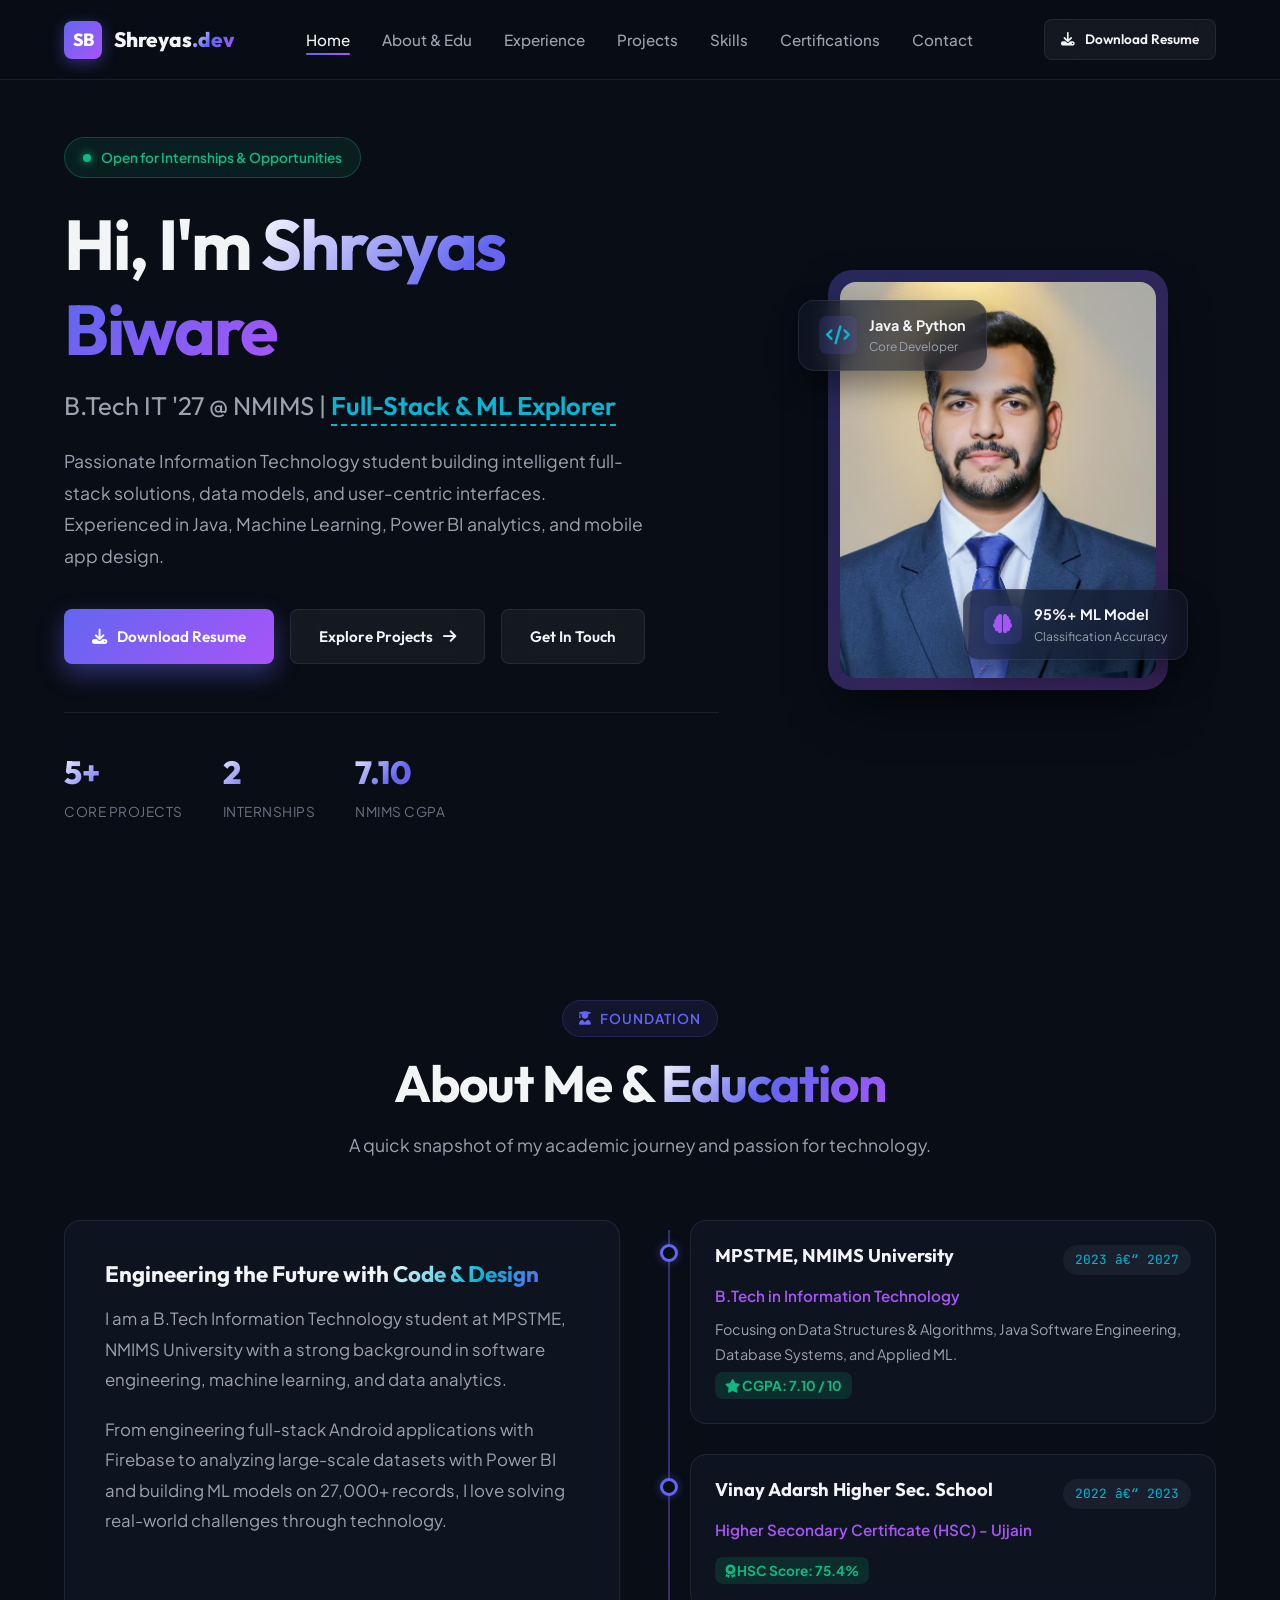
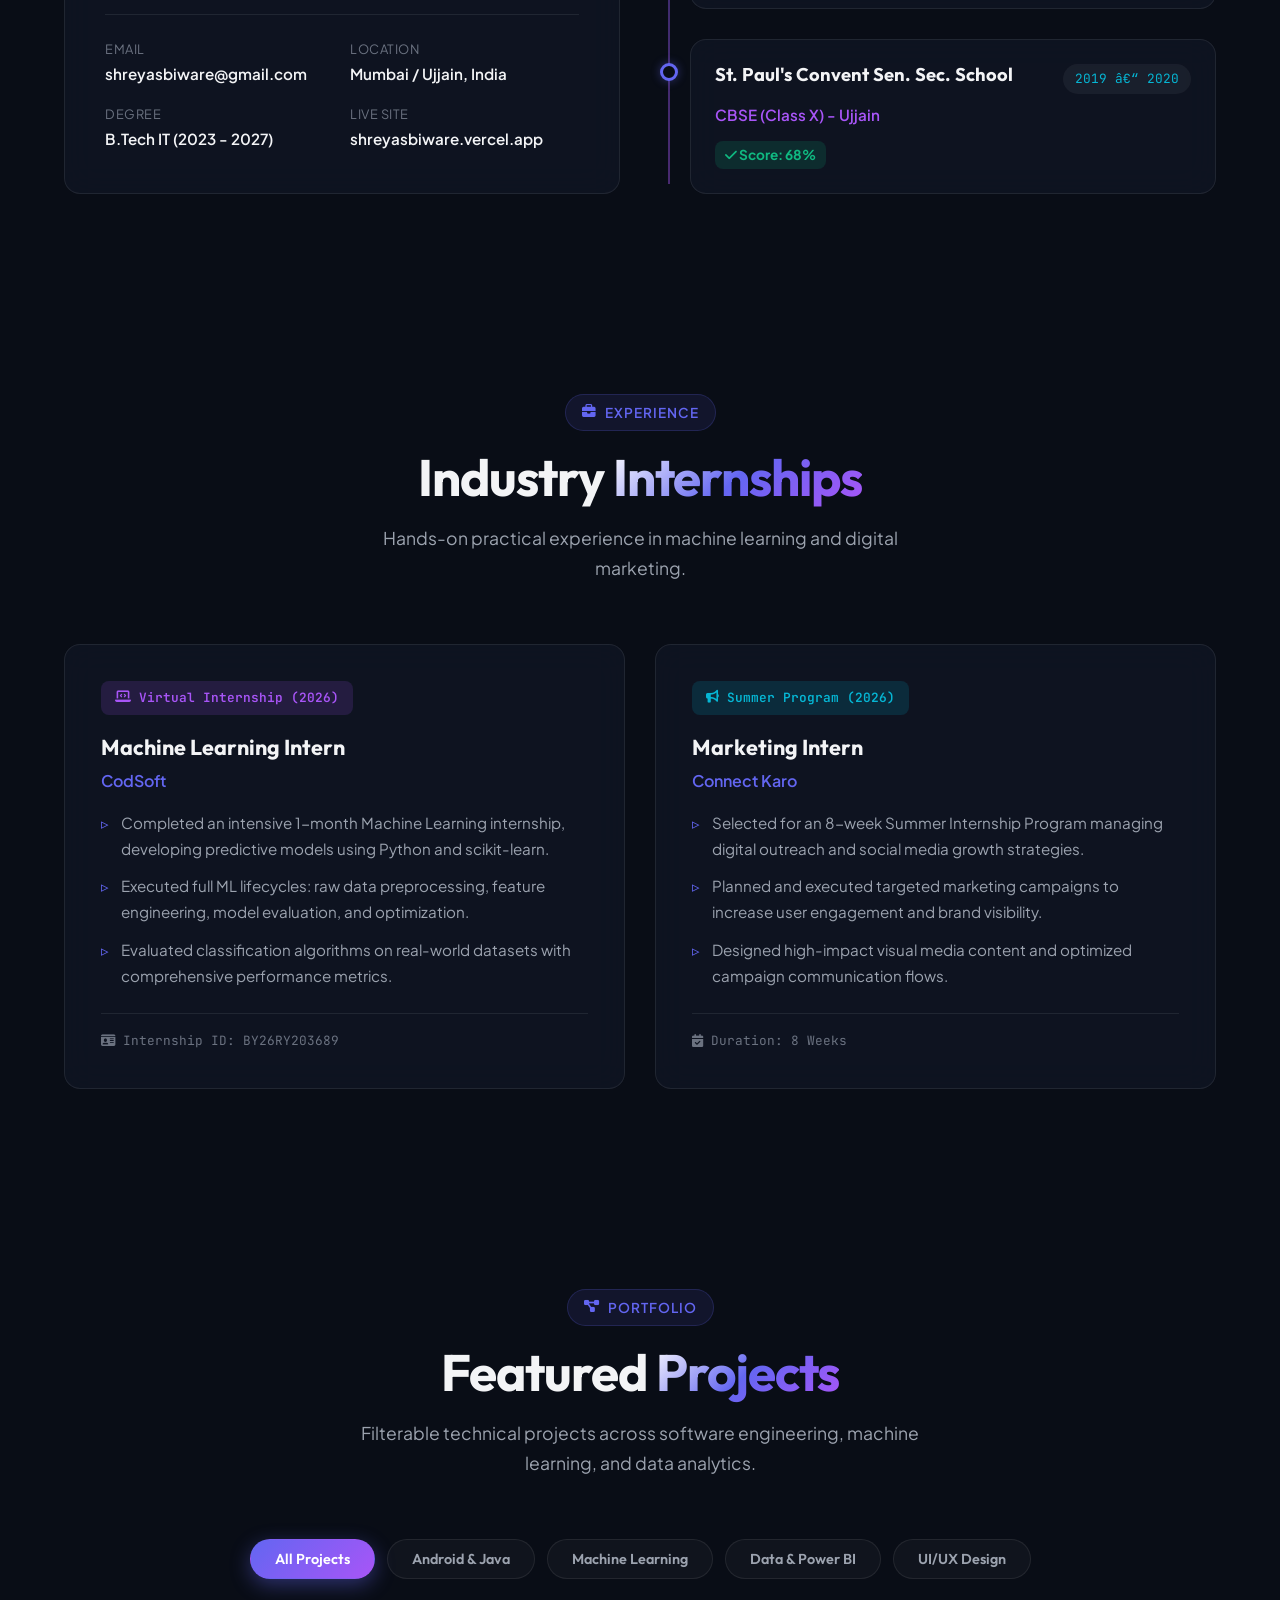
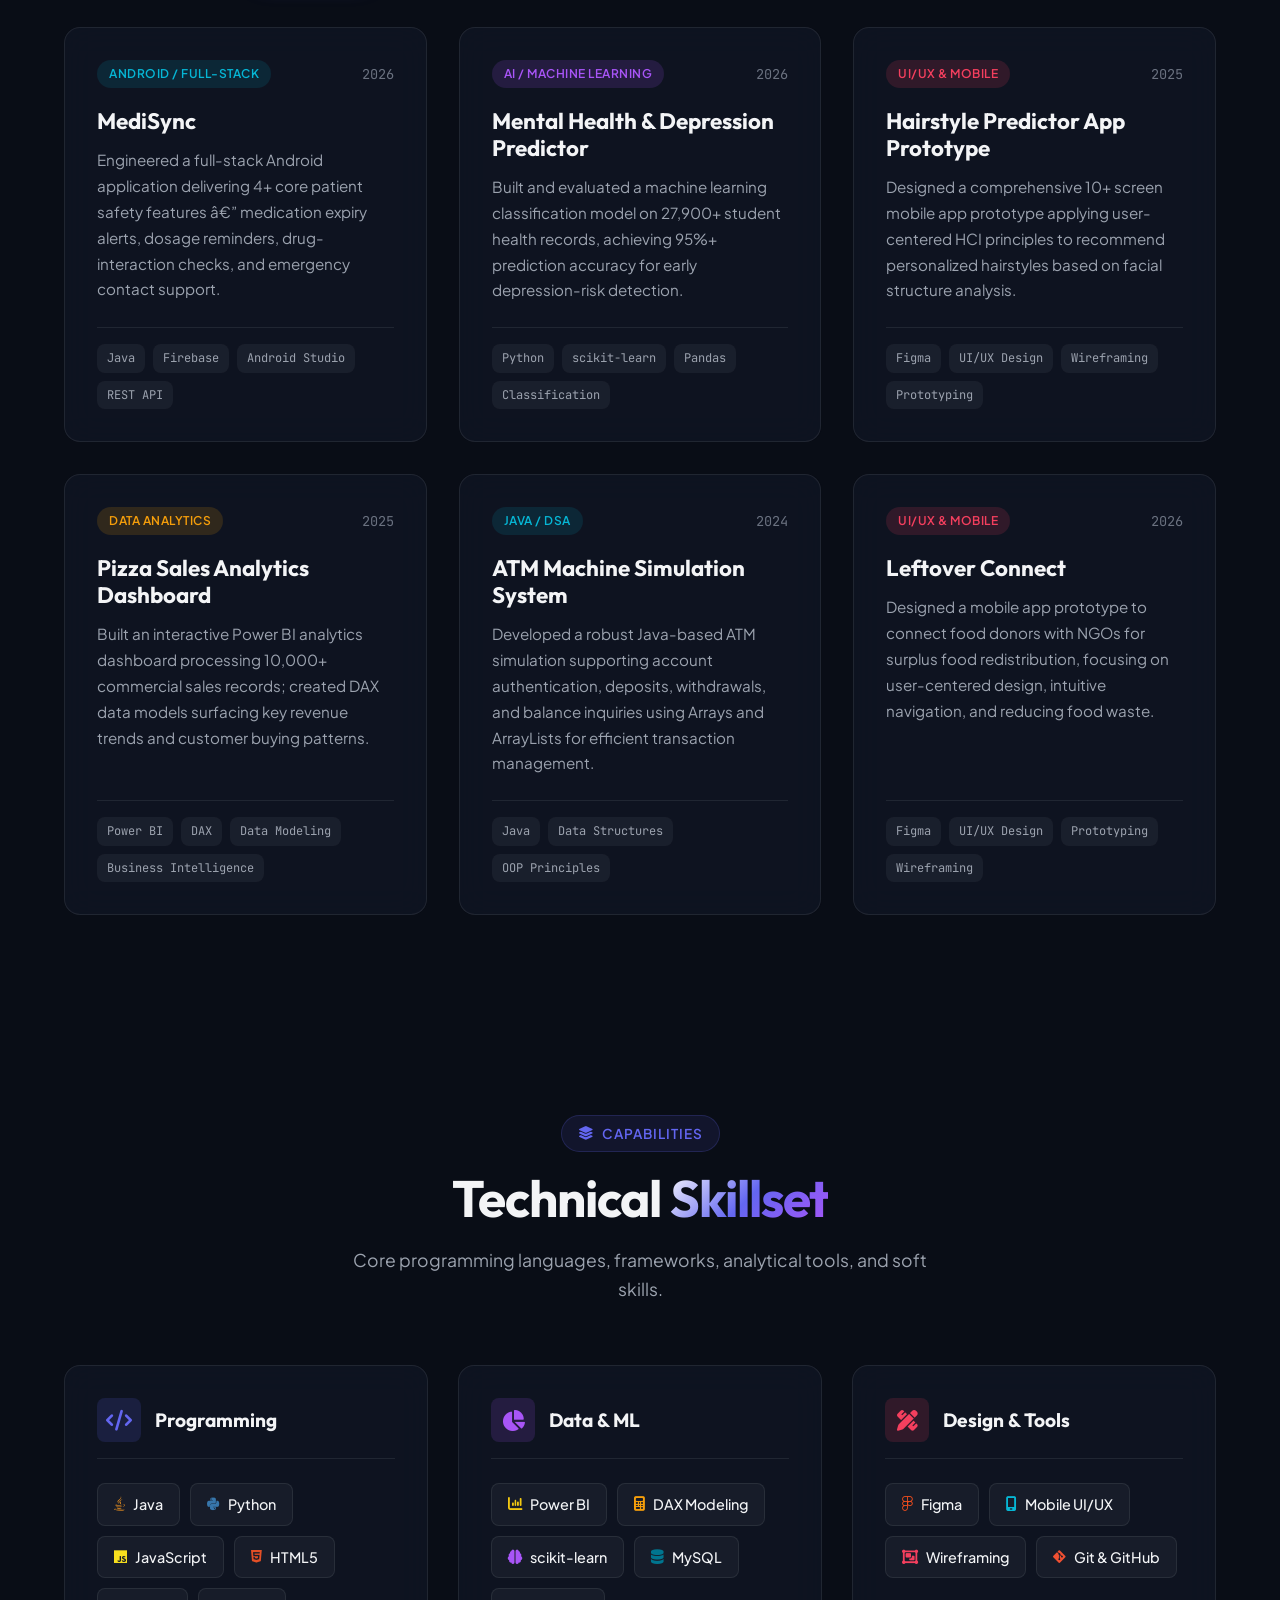
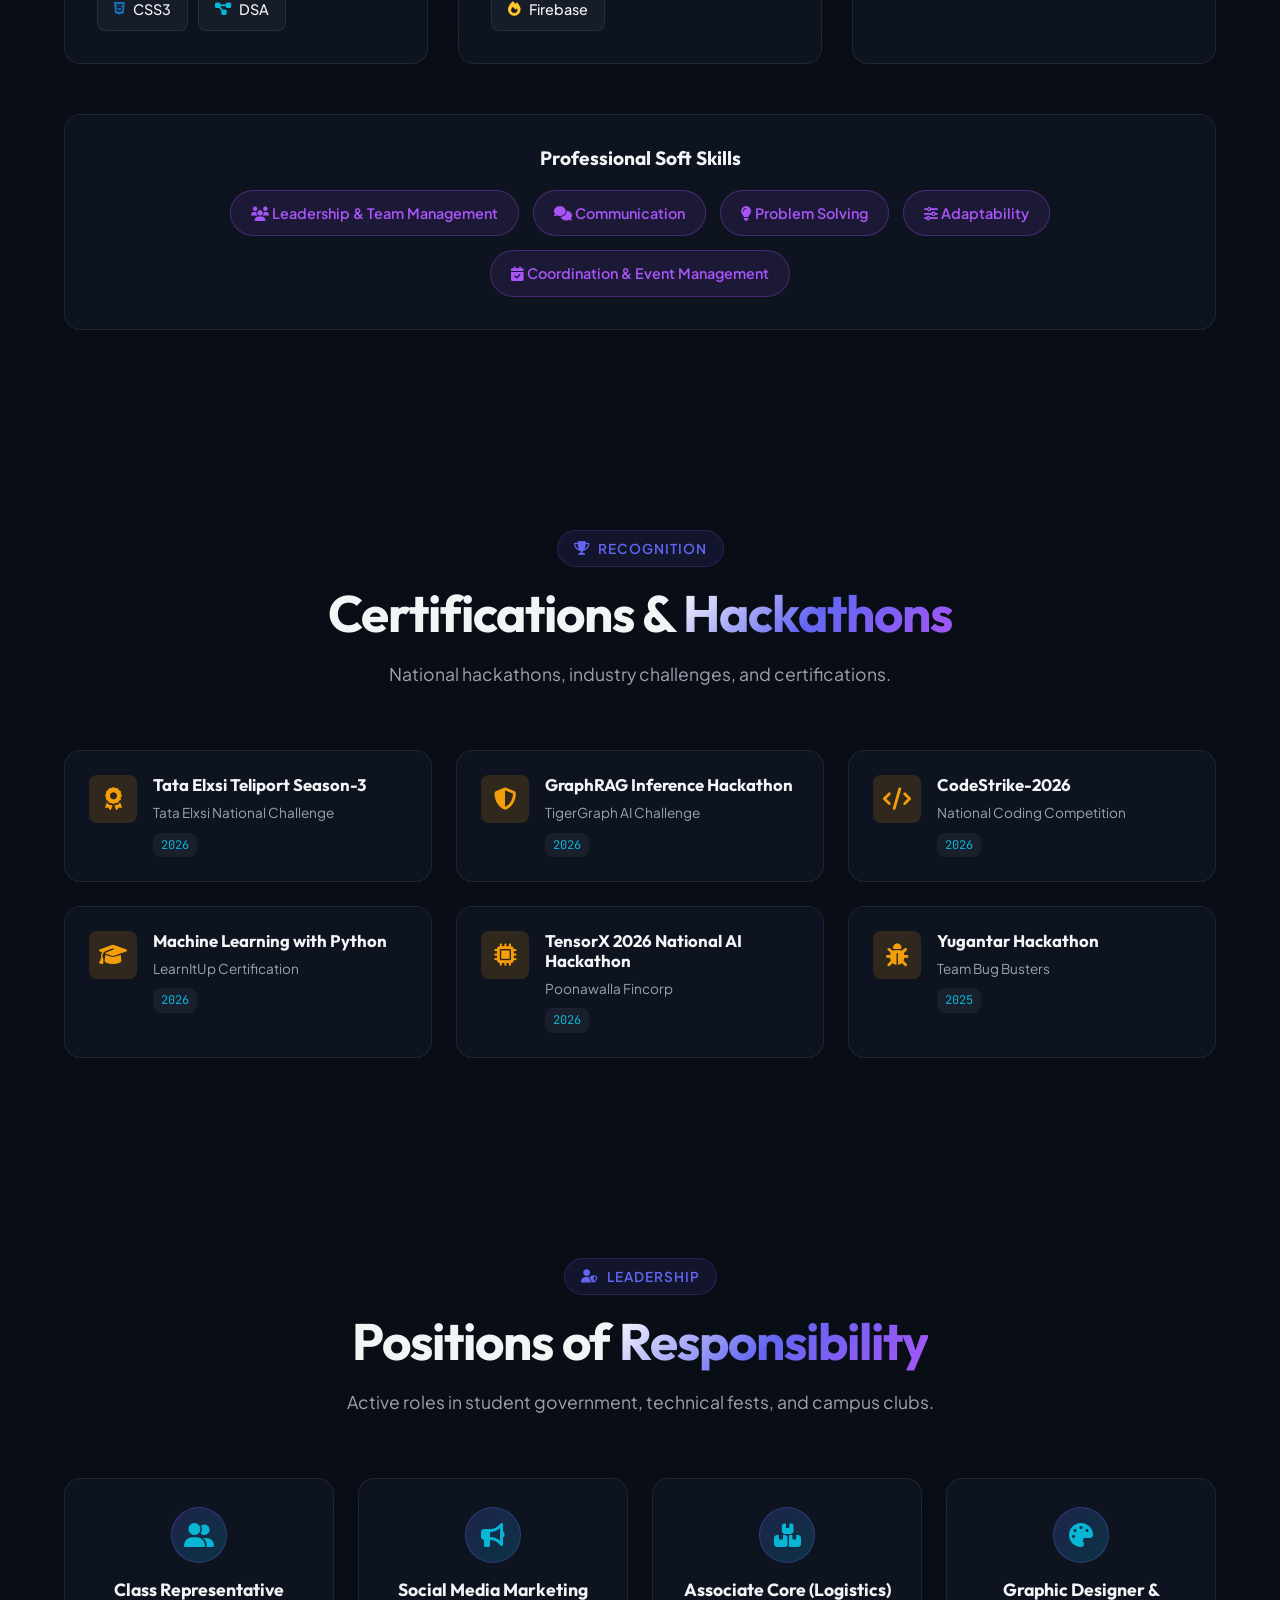
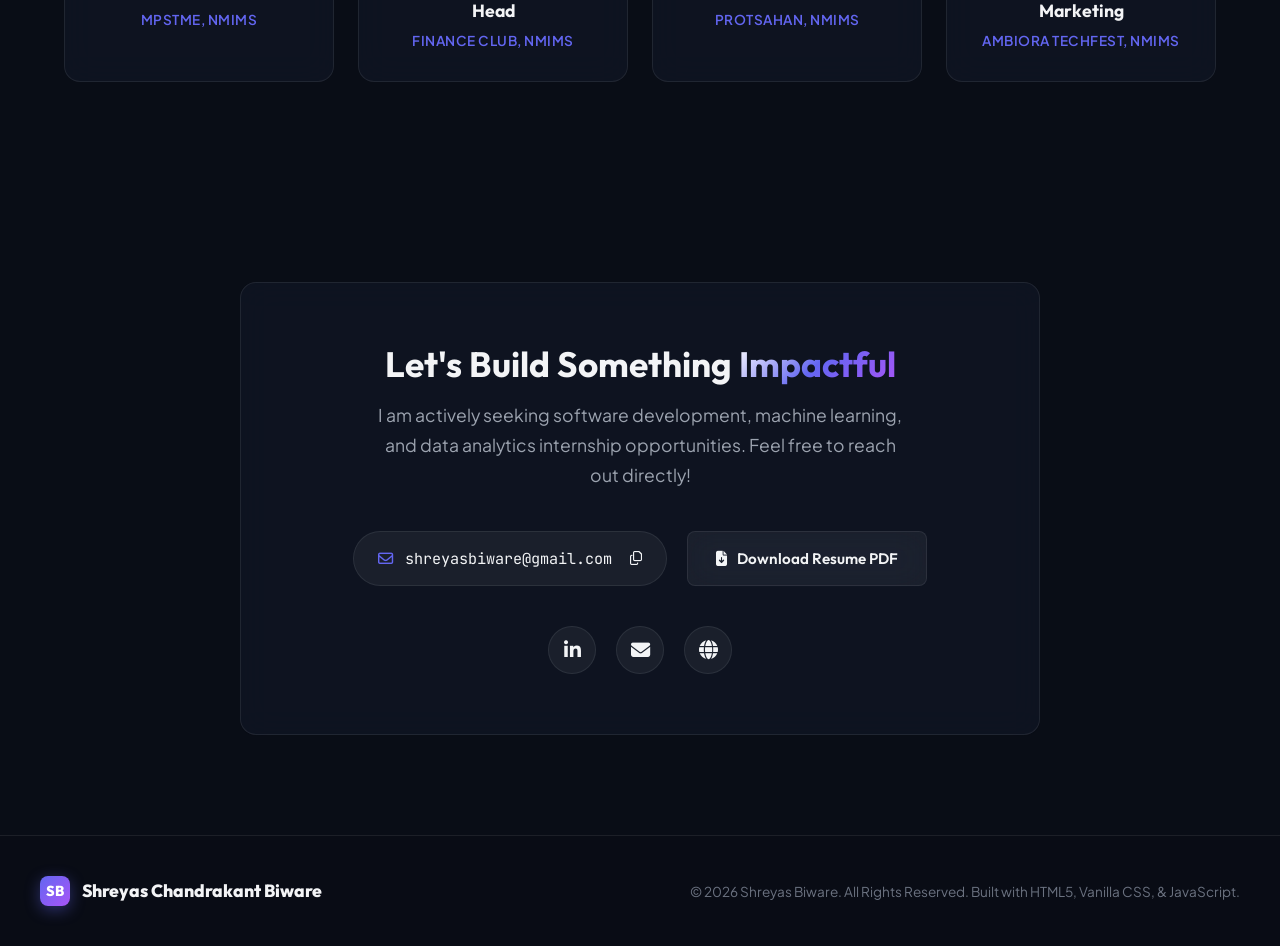
<file: index.html>
﻿<!DOCTYPE html>
<html lang="en">

<head>
    <meta charset="UTF-8">
    <meta name="viewport" content="width=device-width, initial-scale=1.0">
    <title>Shreyas Chandrakant Biware | Developer & Tech Specialist</title>
    <meta name="description"
        content="Portfolio of Shreyas Chandrakant Biware, B.Tech IT Student '27 at NMIMS University specializing in Java, ML, Analytics, and UI/UX Design.">
    <meta name="keywords" content="Shreyas Biware, Shreyas Chandrakant Biware, NMIMS, MPSTME, Software Developer, Java, Machine Learning, Power BI, Portfolio">
    
    <!-- Open Graph / Social Media -->
    <meta property="og:title" content="Shreyas Chandrakant Biware | Portfolio">
    <meta property="og:description" content="Explore projects, internships, education, and technical skills of Shreyas Biware.">
    <meta property="og:type" content="website">

    <!-- Fonts & Icons -->
    <link rel="preconnect" href="https://fonts.googleapis.com">
    <link rel="preconnect" href="https://fonts.gstatic.com" crossorigin>
    <link href="https://fonts.googleapis.com/css2?family=JetBrains+Mono:wght@400;500;600&family=Outfit:wght@400;500;600;700;800&family=Plus+Jakarta+Sans:wght@300;400;500;600;700&display=swap" rel="stylesheet">
    <link rel="stylesheet" href="https://cdnjs.cloudflare.com/ajax/libs/font-awesome/6.5.1/css/all.min.css">
    
    <link rel="stylesheet" href="style.css?v=2.0">
    <link rel="icon" type="image/jpeg" href="./Media.jpg">
</head>

<body>

    <!-- Ambient Glowing Background Grid -->
    <div class="ambient-bg">
        <div class="ambient-glow-1"></div>
        <div class="ambient-glow-2"></div>
        <div class="ambient-grid"></div>
    </div>

    <!-- Navigation Bar -->
    <nav class="navbar" id="navbar">
        <div class="nav-container">
            <a href="#home" class="logo">
                <span class="logo-badge">SB</span>
                <span>Shreyas<span class="gradient-text">.dev</span></span>
            </a>

            <ul class="nav-links" id="nav-links">
                <li><a href="#home" class="active">Home</a></li>
                <li><a href="#about">About & Edu</a></li>
                <li><a href="#experience">Experience</a></li>
                <li><a href="#projects">Projects</a></li>
                <li><a href="#skills">Skills</a></li>
                <li><a href="#certifications">Certifications</a></li>
                <li><a href="#contact">Contact</a></li>
            </ul>

            <div class="nav-actions">
                <a href="BIWARE%20SHREYAS%20RESUME.pdf" download="BIWARE_SHREYAS_RESUME.pdf" class="btn btn-secondary btn-sm">
                    <i class="fa-solid fa-download"></i> Download Resume
                </a>
                <button class="mobile-toggle" id="mobile-toggle" aria-label="Toggle Menu">
                    <i class="fa-solid fa-bars"></i>
                </button>
            </div>
        </div>
    </nav>

    <!-- Main Content -->
    <main>
        <!-- Hero Section -->
        <section id="home" class="hero section-container">
            <div class="hero-grid">
                <div class="hero-content">
                    <div class="hero-badge">
                        <span class="pulse-dot"></span>
                        <span>Open for Internships & Opportunities</span>
                    </div>

                    <h1 class="hero-title">
                        Hi, I'm <span class="gradient-text">Shreyas Biware</span>
                    </h1>

                    <h2 class="hero-subtitle">
                        B.Tech IT '27 @ NMIMS | <span class="typing-highlight" id="typing-text">Full-Stack & ML Explorer</span>
                    </h2>

                    <p class="hero-description">
                        Passionate Information Technology student building intelligent full-stack solutions, data models, and user-centric interfaces. Experienced in Java, Machine Learning, Power BI analytics, and mobile app design.
                    </p>

                    <div class="hero-cta">
                        <a href="BIWARE%20SHREYAS%20RESUME.pdf" download="BIWARE_SHREYAS_RESUME.pdf" class="btn btn-primary">
                            <i class="fa-solid fa-download"></i> Download Resume
                        </a>
                        <a href="#projects" class="btn btn-secondary">
                            Explore Projects <i class="fa-solid fa-arrow-right"></i>
                        </a>
                        <a href="#contact" class="btn btn-secondary">
                            Get In Touch
                        </a>
                    </div>

                    <div class="hero-stats">
                        <div class="stat-item">
                            <span class="stat-number gradient-text" data-target="5">5+</span>
                            <span class="stat-label">Core Projects</span>
                        </div>
                        <div class="stat-item">
                            <span class="stat-number gradient-text" data-target="2">2</span>
                            <span class="stat-label">Internships</span>
                        </div>
                        <div class="stat-item">
                            <span class="stat-number gradient-text">7.10</span>
                            <span class="stat-label">NMIMS CGPA</span>
                        </div>
                    </div>
                </div>

                <div class="hero-visual">
                    <div class="avatar-wrapper">
                        <div class="avatar-img-container">
                            <img src="./Media.jpg" alt="Shreyas Chandrakant Biware" class="profile-avatar">
                        </div>

                        <!-- Floating Badges -->
                        <div class="floating-badge badge-1">
                            <div class="badge-icon" style="color: var(--accent-cyan);">
                                <i class="fa-solid fa-code"></i>
                            </div>
                            <div>
                                <div class="badge-text-primary">Java & Python</div>
                                <div class="badge-text-secondary">Core Developer</div>
                            </div>
                        </div>

                        <div class="floating-badge badge-2">
                            <div class="badge-icon" style="color: var(--secondary);">
                                <i class="fa-solid fa-brain"></i>
                            </div>
                            <div>
                                <div class="badge-text-primary">95%+ ML Model</div>
                                <div class="badge-text-secondary">Classification Accuracy</div>
                            </div>
                        </div>
                    </div>
                </div>
            </div>
        </section>

        <!-- About & Education Section -->
        <section id="about" class="section-container hidden-element">
            <div class="section-header">
                <span class="section-tag"><i class="fa-solid fa-user-graduate"></i> Foundation</span>
                <h2 class="section-title">About Me & <span class="gradient-text">Education</span></h2>
                <p class="section-subtitle">A quick snapshot of my academic journey and passion for technology.</p>
            </div>

            <div class="about-grid">
                <!-- Bio Card -->
                <div class="glass-card about-bio-card">
                    <div>
                        <h3 class="timeline-title" style="font-size: 1.4rem; margin-bottom: 16px;">
                            Engineering the Future with <span class="gradient-text-cyan">Code & Design</span>
                        </h3>
                        <p>
                            I am a B.Tech Information Technology student at MPSTME, NMIMS University with a strong background in software engineering, machine learning, and data analytics.
                        </p>
                        <p>
                            From engineering full-stack Android applications with Firebase to analyzing large-scale datasets with Power BI and building ML models on 27,000+ records, I love solving real-world challenges through technology.
                        </p>
                    </div>

                    <div class="quick-details">
                        <div class="detail-item">
                            <span>Email</span>
                            <span>shreyasbiware@gmail.com</span>
                        </div>
                        <div class="detail-item">
                            <span>Location</span>
                            <span>Mumbai / Ujjain, India</span>
                        </div>
                        <div class="detail-item">
                            <span>Degree</span>
                            <span>B.Tech IT (2023 - 2027)</span>
                        </div>
                        <div class="detail-item">
                            <span>Live Site</span>
                            <span>shreyasbiware.vercel.app</span>
                        </div>
                    </div>
                </div>

                <!-- Education Timeline -->
                <div class="timeline">
                    <!-- Education 1 -->
                    <div class="timeline-item">
                        <div class="timeline-dot"></div>
                        <div class="glass-card timeline-card">
                            <div class="timeline-header">
                                <h3 class="timeline-title">MPSTME, NMIMS University</h3>
                                <span class="timeline-period">2023 â€“ 2027</span>
                            </div>
                            <div class="timeline-subtitle">B.Tech in Information Technology</div>
                            <p style="font-size: 0.9rem; color: var(--text-secondary);">Focusing on Data Structures & Algorithms, Java Software Engineering, Database Systems, and Applied ML.</p>
                            <span class="timeline-grade"><i class="fa-solid fa-star"></i> CGPA: 7.10 / 10</span>
                        </div>
                    </div>

                    <!-- Education 2 -->
                    <div class="timeline-item">
                        <div class="timeline-dot"></div>
                        <div class="glass-card timeline-card">
                            <div class="timeline-header">
                                <h3 class="timeline-title">Vinay Adarsh Higher Sec. School</h3>
                                <span class="timeline-period">2022 â€“ 2023</span>
                            </div>
                            <div class="timeline-subtitle">Higher Secondary Certificate (HSC) - Ujjain</div>
                            <span class="timeline-grade"><i class="fa-solid fa-award"></i> HSC Score: 75.4%</span>
                        </div>
                    </div>

                    <!-- Education 3 -->
                    <div class="timeline-item">
                        <div class="timeline-dot"></div>
                        <div class="glass-card timeline-card">
                            <div class="timeline-header">
                                <h3 class="timeline-title">St. Paul's Convent Sen. Sec. School</h3>
                                <span class="timeline-period">2019 â€“ 2020</span>
                            </div>
                            <div class="timeline-subtitle">CBSE (Class X) - Ujjain</div>
                            <span class="timeline-grade"><i class="fa-solid fa-check"></i> Score: 68%</span>
                        </div>
                    </div>
                </div>
            </div>
        </section>

        <!-- Experience / Internships Section -->
        <section id="experience" class="section-container hidden-element">
            <div class="section-header">
                <span class="section-tag"><i class="fa-solid fa-briefcase"></i> Experience</span>
                <h2 class="section-title">Industry <span class="gradient-text">Internships</span></h2>
                <p class="section-subtitle">Hands-on practical experience in machine learning and digital marketing.</p>
            </div>

            <div class="experience-grid">
                <!-- Internship 1 -->
                <div class="glass-card experience-card">
                    <div>
                        <div class="experience-badge">
                            <i class="fa-solid fa-laptop-code"></i> Virtual Internship (2026)
                        </div>
                        <h3>Machine Learning Intern</h3>
                        <div class="experience-company">CodSoft</div>
                        <ul>
                            <li>Completed an intensive 1-month Machine Learning internship, developing predictive models using Python and scikit-learn.</li>
                            <li>Executed full ML lifecycles: raw data preprocessing, feature engineering, model evaluation, and optimization.</li>
                            <li>Evaluated classification algorithms on real-world datasets with comprehensive performance metrics.</li>
                        </ul>
                    </div>
                    <div class="internship-id">
                        <i class="fa-solid fa-id-card"></i> Internship ID: BY26RY203689
                    </div>
                </div>

                <!-- Internship 2 -->
                <div class="glass-card experience-card">
                    <div>
                        <div class="experience-badge" style="background: rgba(6, 182, 212, 0.15); color: var(--accent-cyan);">
                            <i class="fa-solid fa-bullhorn"></i> Summer Program (2026)
                        </div>
                        <h3>Marketing Intern</h3>
                        <div class="experience-company">Connect Karo</div>
                        <ul>
                            <li>Selected for an 8-week Summer Internship Program managing digital outreach and social media growth strategies.</li>
                            <li>Planned and executed targeted marketing campaigns to increase user engagement and brand visibility.</li>
                            <li>Designed high-impact visual media content and optimized campaign communication flows.</li>
                        </ul>
                    </div>
                    <div class="internship-id">
                        <i class="fa-solid fa-calendar-check"></i> Duration: 8 Weeks
                    </div>
                </div>
            </div>
        </section>

        <!-- Featured Projects Section -->
        <section id="projects" class="section-container hidden-element">
            <div class="section-header">
                <span class="section-tag"><i class="fa-solid fa-diagram-project"></i> Portfolio</span>
                <h2 class="section-title">Featured <span class="gradient-text">Projects</span></h2>
                <p class="section-subtitle">Filterable technical projects across software engineering, machine learning, and data analytics.</p>
            </div>

            <!-- Tab Filters -->
            <div class="filter-tabs">
                <button class="filter-btn active" data-filter="all">All Projects</button>
                <button class="filter-btn" data-filter="android">Android & Java</button>
                <button class="filter-btn" data-filter="ml">Machine Learning</button>
                <button class="filter-btn" data-filter="data">Data & Power BI</button>
                <button class="filter-btn" data-filter="design">UI/UX Design</button>
            </div>

            <!-- Project Cards Grid -->
            <div class="projects-grid" id="projects-grid">

                <!-- Project 1: MediSync -->
                <div class="glass-card project-card" data-category="android">
                    <div class="project-top">
                        <span class="project-category-tag">Android / Full-Stack</span>
                        <span class="project-year">2026</span>
                    </div>
                    <h3 class="project-title">MediSync</h3>
                    <p class="project-desc">
                        Engineered a full-stack Android application delivering 4+ core patient safety features â€” medication expiry alerts, dosage reminders, drug-interaction checks, and emergency contact support.
                    </p>
                    <div class="tech-tags">
                        <span class="tech-tag">Java</span>
                        <span class="tech-tag">Firebase</span>
                        <span class="tech-tag">Android Studio</span>
                        <span class="tech-tag">REST API</span>
                    </div>
                </div>

                <!-- Project 2: Mental Health & Depression Predictor -->
                <div class="glass-card project-card" data-category="ml">
                    <div class="project-top">
                        <span class="project-category-tag" style="background: rgba(168, 85, 247, 0.15); color: var(--secondary);">AI / Machine Learning</span>
                        <span class="project-year">2026</span>
                    </div>
                    <h3 class="project-title">Mental Health & Depression Predictor</h3>
                    <p class="project-desc">
                        Built and evaluated a machine learning classification model on 27,900+ student health records, achieving 95%+ prediction accuracy for early depression-risk detection.
                    </p>
                    <div class="tech-tags">
                        <span class="tech-tag">Python</span>
                        <span class="tech-tag">scikit-learn</span>
                        <span class="tech-tag">Pandas</span>
                        <span class="tech-tag">Classification</span>
                    </div>
                </div>

                <!-- Project 3: Hairstyle Predictor App -->
                <div class="glass-card project-card" data-category="design">
                    <div class="project-top">
                        <span class="project-category-tag" style="background: rgba(244, 63, 94, 0.15); color: var(--accent-pink);">UI/UX & Mobile</span>
                        <span class="project-year">2025</span>
                    </div>
                    <h3 class="project-title">Hairstyle Predictor App Prototype</h3>
                    <p class="project-desc">
                        Designed a comprehensive 10+ screen mobile app prototype applying user-centered HCI principles to recommend personalized hairstyles based on facial structure analysis.
                    </p>
                    <div class="tech-tags">
                        <span class="tech-tag">Figma</span>
                        <span class="tech-tag">UI/UX Design</span>
                        <span class="tech-tag">Wireframing</span>
                        <span class="tech-tag">Prototyping</span>
                    </div>
                </div>

                <!-- Project 4: Pizza Sales Analytics Dashboard -->
                <div class="glass-card project-card" data-category="data">
                    <div class="project-top">
                        <span class="project-category-tag" style="background: rgba(245, 158, 11, 0.15); color: var(--accent-gold);">Data Analytics</span>
                        <span class="project-year">2025</span>
                    </div>
                    <h3 class="project-title">Pizza Sales Analytics Dashboard</h3>
                    <p class="project-desc">
                        Built an interactive Power BI analytics dashboard processing 10,000+ commercial sales records; created DAX data models surfacing key revenue trends and customer buying patterns.
                    </p>
                    <div class="tech-tags">
                        <span class="tech-tag">Power BI</span>
                        <span class="tech-tag">DAX</span>
                        <span class="tech-tag">Data Modeling</span>
                        <span class="tech-tag">Business Intelligence</span>
                    </div>
                </div>

                <!-- Project 5: ATM Machine Simulation -->
                <div class="glass-card project-card" data-category="android">
                    <div class="project-top">
                        <span class="project-category-tag">Java / DSA</span>
                        <span class="project-year">2024</span>
                    </div>
                    <h3 class="project-title">ATM Machine Simulation System</h3>
                    <p class="project-desc">
                        Developed a robust Java-based ATM simulation supporting account authentication, deposits, withdrawals, and balance inquiries using Arrays and ArrayLists for efficient transaction management.
                    </p>
                    <div class="tech-tags">
                        <span class="tech-tag">Java</span>
                        <span class="tech-tag">Data Structures</span>
                        <span class="tech-tag">OOP Principles</span>
                    </div>
                </div>

                <!-- Project 6: Leftover Connect -->
                <div class="glass-card project-card" data-category="design">
                    <div class="project-top">
                        <span class="project-category-tag" style="background: rgba(244, 63, 94, 0.15); color: var(--accent-pink);">UI/UX &amp; Mobile</span>
                        <span class="project-year">2026</span>
                    </div>
                    <h3 class="project-title">Leftover Connect</h3>
                    <p class="project-desc">
                        Designed a mobile app prototype to connect food donors with NGOs for surplus food redistribution, focusing on user-centered design, intuitive navigation, and reducing food waste.
                    </p>
                    <div class="tech-tags">
                        <span class="tech-tag">Figma</span>
                        <span class="tech-tag">UI/UX Design</span>
                        <span class="tech-tag">Prototyping</span>
                        <span class="tech-tag">Wireframing</span>
                    </div>
                </div>

            </div>
        </section>

        <!-- Technical & Soft Skills Section -->
        <section id="skills" class="section-container hidden-element">
            <div class="section-header">
                <span class="section-tag"><i class="fa-solid fa-layer-group"></i> Capabilities</span>
                <h2 class="section-title">Technical <span class="gradient-text">Skillset</span></h2>
                <p class="section-subtitle">Core programming languages, frameworks, analytical tools, and soft skills.</p>
            </div>

            <div class="skills-grid">
                <!-- Programming Languages -->
                <div class="glass-card skill-category-card">
                    <div class="skill-category-header">
                        <div class="skill-icon-box"><i class="fa-solid fa-code"></i></div>
                        <h3 class="skill-category-title">Programming</h3>
                    </div>
                    <div class="skill-pills">
                        <span class="skill-pill"><i class="fa-brands fa-java" style="color: #f89820;"></i> Java</span>
                        <span class="skill-pill"><i class="fa-brands fa-python" style="color: #3776ab;"></i> Python</span>
                        <span class="skill-pill"><i class="fa-brands fa-js" style="color: #f7df1e;"></i> JavaScript</span>
                        <span class="skill-pill"><i class="fa-brands fa-html5" style="color: #e34f26;"></i> HTML5</span>
                        <span class="skill-pill"><i class="fa-brands fa-css3-alt" style="color: #1572b6;"></i> CSS3</span>
                        <span class="skill-pill"><i class="fa-solid fa-diagram-project" style="color: var(--accent-cyan);"></i> DSA</span>
                    </div>
                </div>

                <!-- ML & Data Analytics -->
                <div class="glass-card skill-category-card">
                    <div class="skill-category-header">
                        <div class="skill-icon-box" style="background: rgba(168, 85, 247, 0.15); color: var(--secondary);"><i class="fa-solid fa-chart-pie"></i></div>
                        <h3 class="skill-category-title">Data & ML</h3>
                    </div>
                    <div class="skill-pills">
                        <span class="skill-pill"><i class="fa-solid fa-chart-column" style="color: #f2c811;"></i> Power BI</span>
                        <span class="skill-pill"><i class="fa-solid fa-calculator" style="color: var(--accent-gold);"></i> DAX Modeling</span>
                        <span class="skill-pill"><i class="fa-solid fa-brain" style="color: var(--secondary);"></i> scikit-learn</span>
                        <span class="skill-pill"><i class="fa-solid fa-database" style="color: #00758f;"></i> MySQL</span>
                        <span class="skill-pill"><i class="fa-solid fa-fire" style="color: #ffca28;"></i> Firebase</span>
                    </div>
                </div>

                <!-- UI/UX & Tools -->
                <div class="glass-card skill-category-card">
                    <div class="skill-category-header">
                        <div class="skill-icon-box" style="background: rgba(244, 63, 94, 0.15); color: var(--accent-pink);"><i class="fa-solid fa-pen-ruler"></i></div>
                        <h3 class="skill-category-title">Design & Tools</h3>
                    </div>
                    <div class="skill-pills">
                        <span class="skill-pill"><i class="fa-brands fa-figma" style="color: #f24e1e;"></i> Figma</span>
                        <span class="skill-pill"><i class="fa-solid fa-mobile-screen" style="color: var(--accent-cyan);"></i> Mobile UI/UX</span>
                        <span class="skill-pill"><i class="fa-solid fa-object-group" style="color: var(--accent-pink);"></i> Wireframing</span>
                        <span class="skill-pill"><i class="fa-brands fa-git-alt" style="color: #f05032;"></i> Git & GitHub</span>
                    </div>
                </div>
            </div>

            <!-- Soft Skills Section -->
            <div class="glass-card soft-skills-container">
                <h3 class="soft-skills-title">Professional Soft Skills</h3>
                <div class="soft-skills-flex">
                    <span class="soft-skill-badge"><i class="fa-solid fa-users"></i> Leadership & Team Management</span>
                    <span class="soft-skill-badge"><i class="fa-solid fa-comments"></i> Communication</span>
                    <span class="soft-skill-badge"><i class="fa-solid fa-lightbulb"></i> Problem Solving</span>
                    <span class="soft-skill-badge"><i class="fa-solid fa-sliders"></i> Adaptability</span>
                    <span class="soft-skill-badge"><i class="fa-solid fa-calendar-check"></i> Coordination & Event Management</span>
                </div>
            </div>
        </section>

        <!-- Certifications & Publications Section -->
        <section id="certifications" class="section-container hidden-element">
            <div class="section-header">
                <span class="section-tag"><i class="fa-solid fa-trophy"></i> Recognition</span>
                <h2 class="section-title">Certifications & <span class="gradient-text">Hackathons</span></h2>
                <p class="section-subtitle">National hackathons, industry challenges, and certifications.</p>
            </div>

            <div class="cert-grid">
                <!-- Cert 1 -->
                <div class="glass-card cert-card">
                    <div class="cert-icon"><i class="fa-solid fa-award"></i></div>
                    <div class="cert-info">
                        <h4>Tata Elxsi Teliport Season-3</h4>
                        <div class="cert-issuer">Tata Elxsi National Challenge</div>
                        <span class="cert-year">2026</span>
                    </div>
                </div>

                <!-- Cert 2 -->
                <div class="glass-card cert-card">
                    <div class="cert-icon"><i class="fa-solid fa-shield-halved"></i></div>
                    <div class="cert-info">
                        <h4>GraphRAG Inference Hackathon</h4>
                        <div class="cert-issuer">TigerGraph AI Challenge</div>
                        <span class="cert-year">2026</span>
                    </div>
                </div>

                <!-- Cert 3 -->
                <div class="glass-card cert-card">
                    <div class="cert-icon"><i class="fa-solid fa-code"></i></div>
                    <div class="cert-info">
                        <h4>CodeStrike-2026</h4>
                        <div class="cert-issuer">National Coding Competition</div>
                        <span class="cert-year">2026</span>
                    </div>
                </div>

                <!-- Cert 4 -->
                <div class="glass-card cert-card">
                    <div class="cert-icon"><i class="fa-solid fa-graduation-cap"></i></div>
                    <div class="cert-info">
                        <h4>Machine Learning with Python</h4>
                        <div class="cert-issuer">LearnItUp Certification</div>
                        <span class="cert-year">2026</span>
                    </div>
                </div>

                <!-- Cert 5 -->
                <div class="glass-card cert-card">
                    <div class="cert-icon"><i class="fa-solid fa-microchip"></i></div>
                    <div class="cert-info">
                        <h4>TensorX 2026 National AI Hackathon</h4>
                        <div class="cert-issuer">Poonawalla Fincorp</div>
                        <span class="cert-year">2026</span>
                    </div>
                </div>

                <!-- Cert 6 -->
                <div class="glass-card cert-card">
                    <div class="cert-icon"><i class="fa-solid fa-bug"></i></div>
                    <div class="cert-info">
                        <h4>Yugantar Hackathon</h4>
                        <div class="cert-issuer">Team Bug Busters</div>
                        <span class="cert-year">2025</span>
                    </div>
                </div>
            </div>
        </section>

        <!-- Leadership & Positions of Responsibility Section -->
        <section id="leadership" class="section-container hidden-element">
            <div class="section-header">
                <span class="section-tag"><i class="fa-solid fa-user-shield"></i> Leadership</span>
                <h2 class="section-title">Positions of <span class="gradient-text">Responsibility</span></h2>
                <p class="section-subtitle">Active roles in student government, technical fests, and campus clubs.</p>
            </div>

            <div class="leadership-grid">
                <div class="glass-card leadership-card">
                    <div class="leadership-icon"><i class="fa-solid fa-user-group"></i></div>
                    <h3 class="leadership-title">Class Representative</h3>
                    <div class="leadership-org">MPSTME, NMIMS</div>
                </div>

                <div class="glass-card leadership-card">
                    <div class="leadership-icon"><i class="fa-solid fa-bullhorn"></i></div>
                    <h3 class="leadership-title">Social Media Marketing Head</h3>
                    <div class="leadership-org">Finance Club, NMIMS</div>
                </div>

                <div class="glass-card leadership-card">
                    <div class="leadership-icon"><i class="fa-solid fa-boxes-stacked"></i></div>
                    <h3 class="leadership-title">Associate Core (Logistics)</h3>
                    <div class="leadership-org">Protsahan, NMIMS</div>
                </div>

                <div class="glass-card leadership-card">
                    <div class="leadership-icon"><i class="fa-solid fa-palette"></i></div>
                    <h3 class="leadership-title">Graphic Designer & Marketing</h3>
                    <div class="leadership-org">Ambiora Techfest, NMIMS</div>
                </div>
            </div>
        </section>

        <!-- Contact Section -->
        <section id="contact" class="section-container hidden-element">
            <div class="glass-card contact-card-box">
                <h2 class="contact-title">Let's Build Something <span class="gradient-text">Impactful</span></h2>
                <p class="contact-text">
                    I am actively seeking software development, machine learning, and data analytics internship opportunities. Feel free to reach out directly!
                </p>

                <div class="contact-methods">
                    <div class="email-copy-wrapper" id="copy-email-btn" title="Click to copy email">
                        <i class="fa-regular fa-envelope" style="color: var(--primary);"></i>
                        <span id="email-text">shreyasbiware@gmail.com</span>
                        <i class="fa-regular fa-copy" style="margin-left: 6px; font-size: 0.85rem;"></i>
                    </div>
                    <a href="BIWARE%20SHREYAS%20RESUME.pdf" download="BIWARE_SHREYAS_RESUME.pdf" class="btn btn-secondary">
                        <i class="fa-solid fa-file-arrow-down"></i> Download Resume PDF
                    </a>
                </div>

                <div class="social-bar">
                    <a href="https://linkedin.com/in/shreyas-biware" target="_blank" class="social-btn" title="LinkedIn">
                        <i class="fa-brands fa-linkedin-in"></i>
                    </a>
                    <a href="mailto:shreyasbiware@gmail.com" class="social-btn" title="Send Email">
                        <i class="fa-solid fa-envelope"></i>
                    </a>
                    <a href="https://shreyasbiware.vercel.app" target="_blank" class="social-btn" title="Live Vercel Site">
                        <i class="fa-solid fa-globe"></i>
                    </a>
                </div>
            </div>
        </section>
    </main>

    <!-- Footer -->
    <footer class="footer">
        <div class="footer-content">
            <div class="logo" style="font-size: 1.1rem;">
                <span class="logo-badge" style="width: 30px; height: 30px; font-size: 0.9rem;">SB</span>
                <span>Shreyas Chandrakant Biware</span>
            </div>
            <p class="footer-text">
                &copy; 2026 Shreyas Biware. All Rights Reserved. Built with HTML5, Vanilla CSS, & JavaScript.
            </p>
        </div>
    </footer>

    <!-- JavaScript Script -->
    <script src="script.js"></script>
</body>

</html>
</file>
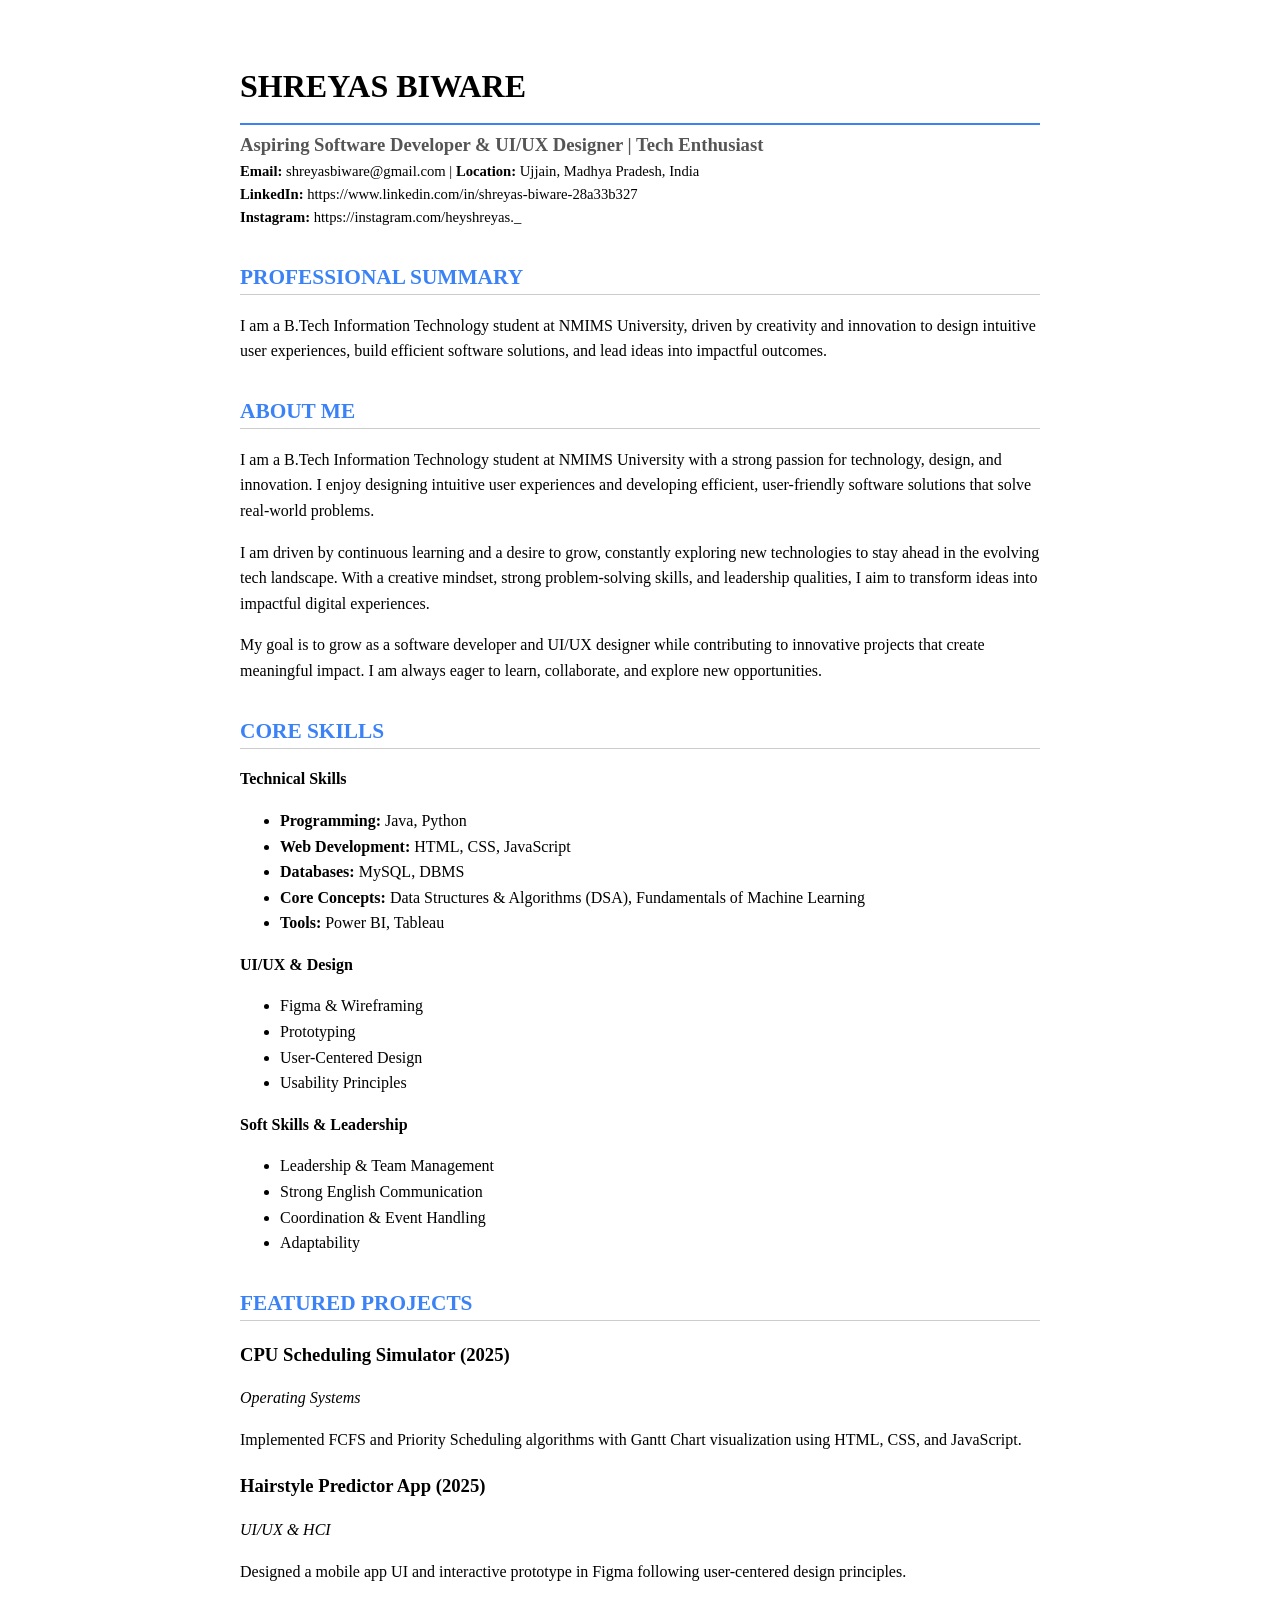
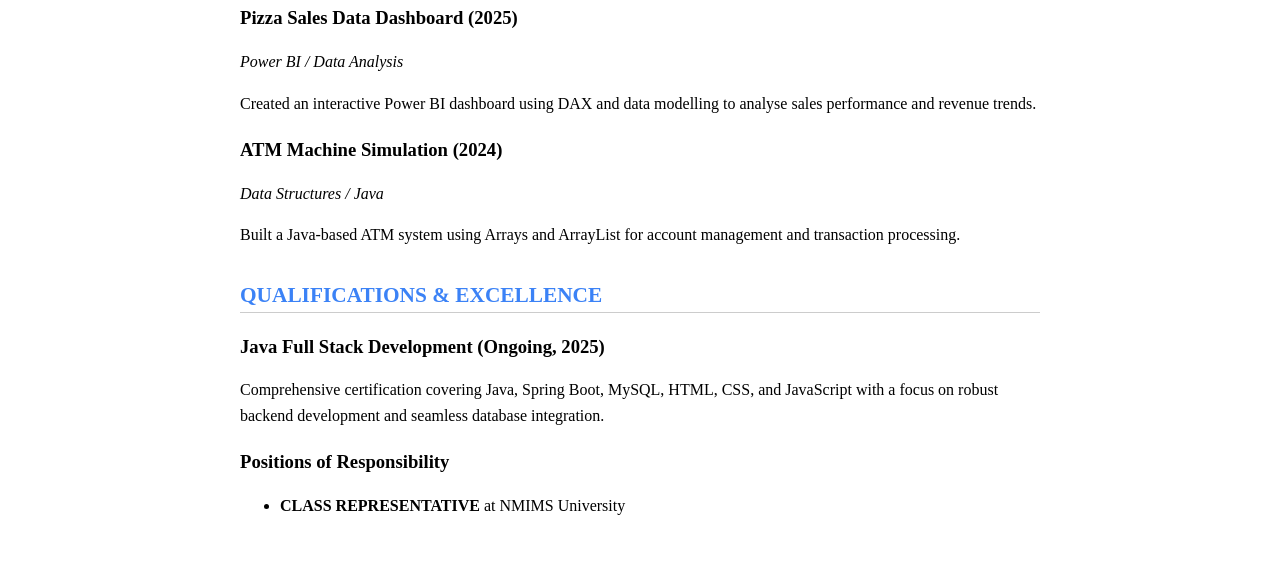
<file: Self_Branding_Profile.html>
<!DOCTYPE html>
<html>
<head>
<meta charset="utf-8">
<style>
    body { font-family: "Times New Roman", Times, serif; color: #000; line-height: 1.6; max-width: 800px; margin: 0 auto; padding: 40px; }
    h1 { font-size: 24pt; border-bottom: 2px solid #3b82f6; padding-bottom: 10px; margin-bottom: 5px; }
    h2 { font-size: 16pt; color: #3b82f6; border-bottom: 1px solid #ccc; margin-top: 30px; }
    h3 { font-size: 14pt; margin-bottom: 5px; }
    p { margin-bottom: 15px; }
    ul { margin-bottom: 15px; }
    .subtitle { font-size: 14pt; font-weight: bold; color: #555; }
    .contact { font-size: 11pt; margin-bottom: 30px; }
</style>
</head>
<body>

<h1>SHREYAS BIWARE</h1>
<div class="subtitle">Aspiring Software Developer & UI/UX Designer | Tech Enthusiast</div>

<div class="contact">
    <strong>Email:</strong> shreyasbiware@gmail.com | 
    <strong>Location:</strong> Ujjain, Madhya Pradesh, India <br>
    <strong>LinkedIn:</strong> https://www.linkedin.com/in/shreyas-biware-28a33b327 <br>
    <strong>Instagram:</strong> https://instagram.com/heyshreyas._
</div>

<h2>PROFESSIONAL SUMMARY</h2>
<p>I am a B.Tech Information Technology student at NMIMS University, driven by creativity and innovation to design intuitive user experiences, build efficient software solutions, and lead ideas into impactful outcomes.</p>

<h2>ABOUT ME</h2>
<p>I am a B.Tech Information Technology student at NMIMS University with a strong passion for technology, design, and innovation. I enjoy designing intuitive user experiences and developing efficient, user-friendly software solutions that solve real-world problems.</p>
<p>I am driven by continuous learning and a desire to grow, constantly exploring new technologies to stay ahead in the evolving tech landscape. With a creative mindset, strong problem-solving skills, and leadership qualities, I aim to transform ideas into impactful digital experiences.</p>
<p>My goal is to grow as a software developer and UI/UX designer while contributing to innovative projects that create meaningful impact. I am always eager to learn, collaborate, and explore new opportunities.</p>

<h2>CORE SKILLS</h2>
<p><strong>Technical Skills</strong></p>
<ul>
    <li><strong>Programming:</strong> Java, Python</li>
    <li><strong>Web Development:</strong> HTML, CSS, JavaScript</li>
    <li><strong>Databases:</strong> MySQL, DBMS</li>
    <li><strong>Core Concepts:</strong> Data Structures & Algorithms (DSA), Fundamentals of Machine Learning</li>
    <li><strong>Tools:</strong> Power BI, Tableau</li>
</ul>

<p><strong>UI/UX & Design</strong></p>
<ul>
    <li>Figma & Wireframing</li>
    <li>Prototyping</li>
    <li>User-Centered Design</li>
    <li>Usability Principles</li>
</ul>

<p><strong>Soft Skills & Leadership</strong></p>
<ul>
    <li>Leadership & Team Management</li>
    <li>Strong English Communication</li>
    <li>Coordination & Event Handling</li>
    <li>Adaptability</li>
</ul>

<h2>FEATURED PROJECTS</h2>
<h3>CPU Scheduling Simulator (2025)</h3>
<p><em>Operating Systems</em></p>
<p>Implemented FCFS and Priority Scheduling algorithms with Gantt Chart visualization using HTML, CSS, and JavaScript.</p>

<h3>Hairstyle Predictor App (2025)</h3>
<p><em>UI/UX & HCI</em></p>
<p>Designed a mobile app UI and interactive prototype in Figma following user-centered design principles.</p>

<h3>Pizza Sales Data Dashboard (2025)</h3>
<p><em>Power BI / Data Analysis</em></p>
<p>Created an interactive Power BI dashboard using DAX and data modelling to analyse sales performance and revenue trends.</p>

<h3>ATM Machine Simulation (2024)</h3>
<p><em>Data Structures / Java</em></p>
<p>Built a Java-based ATM system using Arrays and ArrayList for account management and transaction processing.</p>

<h2>QUALIFICATIONS & EXCELLENCE</h2>
<h3>Java Full Stack Development (Ongoing, 2025)</h3>
<p>Comprehensive certification covering Java, Spring Boot, MySQL, HTML, CSS, and JavaScript with a focus on robust backend development and seamless database integration.</p>

<h3>Positions of Responsibility</h3>
<ul>
    <li><strong>CLASS REPRESENTATIVE</strong> at NMIMS University</li>
</ul>

</body>
</html>
</file>
<file: style.css>
/* ==========================================================================
   SHREYAS BIWARE - PORTFOLIO DESIGN SYSTEM
   Theme: Ultra-Modern Dark Glassmorphism & Cyber Aesthetics
   ========================================================================== */

@import url('https://fonts.googleapis.com/css2?family=JetBrains+Mono:wght@400;500;600&family=Outfit:wght@400;500;600;700;800&family=Plus+Jakarta+Sans:wght@300;400;500;600;700&display=swap');

:root {
    /* Color Palette */
    --bg-dark: #090d16;
    --bg-card: rgba(17, 24, 39, 0.65);
    --bg-card-hover: rgba(24, 34, 53, 0.85);
    --bg-nav: rgba(9, 13, 22, 0.8);
    
    /* Accents */
    --primary: #6366f1;       /* Electric Indigo */
    --primary-glow: rgba(99, 102, 241, 0.4);
    --secondary: #a855f7;     /* Vibrant Purple */
    --secondary-glow: rgba(168, 85, 247, 0.4);
    --accent-cyan: #06b6d4;   /* Neon Cyan */
    --accent-pink: #f43f5e;   /* Rose Pink */
    --accent-emerald: #10b981;/* Emerald */
    --accent-gold: #f59e0b;   /* Amber Gold */

    /* Text Colors */
    --text-primary: #f3f4f6;
    --text-secondary: #9ca3af;
    --text-muted: #6b7280;

    /* Borders & Effects */
    --border-glass: rgba(255, 255, 255, 0.08);
    --border-hover: rgba(99, 102, 241, 0.4);
    --glass-blur: blur(16px);
    --radius-sm: 8px;
    --radius-md: 16px;
    --radius-lg: 24px;
    --radius-full: 9999px;

    /* Typography */
    --font-heading: 'Outfit', sans-serif;
    --font-body: 'Plus Jakarta Sans', sans-serif;
    --font-code: 'JetBrains Mono', monospace;

    /* Layout */
    --container-width: 1200px;
    --nav-height: 80px;
    --transition-fast: 0.2s cubic-bezier(0.4, 0, 0.2, 1);
    --transition-normal: 0.3s cubic-bezier(0.4, 0, 0.2, 1);
    --transition-slow: 0.6s cubic-bezier(0.16, 1, 0.3, 1);
}

/* ==========================================================================
   RESET & BASE STYLES
   ========================================================================== */

* {
    margin: 0;
    padding: 0;
    box-sizing: border-box;
}

html {
    scroll-behavior: smooth;
    background-color: var(--bg-dark);
    color: var(--text-primary);
    font-family: var(--font-body);
    font-size: 16px;
    overflow-x: hidden;
}

body {
    background: var(--bg-dark);
    color: var(--text-primary);
    line-height: 1.7;
    position: relative;
    overflow-x: hidden;
}

/* Background Ambient Glow Gradients */
.ambient-bg {
    position: fixed;
    top: 0;
    left: 0;
    width: 100vw;
    height: 100vh;
    pointer-events: none;
    z-index: -1;
    overflow: hidden;
}

.ambient-glow-1 {
    position: absolute;
    top: -10%;
    left: -10%;
    width: 50vw;
    height: 50vw;
    background: radial-gradient(circle, var(--primary-glow) 0%, transparent 70%);
    filter: blur(80px);
    opacity: 0.6;
    animation: floatGlow1 18s ease-in-out infinite alternate;
}

.ambient-glow-2 {
    position: absolute;
    bottom: 10%;
    right: -10%;
    width: 55vw;
    height: 55vw;
    background: radial-gradient(circle, var(--secondary-glow) 0%, transparent 70%);
    filter: blur(90px);
    opacity: 0.5;
    animation: floatGlow2 22s ease-in-out infinite alternate;
}

.ambient-grid {
    position: absolute;
    inset: 0;
    background-image: 
        linear-gradient(rgba(255, 255, 255, 0.02) 1px, transparent 1px),
        linear-gradient(90deg, rgba(255, 255, 255, 0.02) 1px, transparent 1px);
    background-size: 40px 40px;
    opacity: 0.6;
}

@keyframes floatGlow1 {
    0% { transform: translate(0, 0) scale(1); }
    100% { transform: translate(10%, 15%) scale(1.2); }
}

@keyframes floatGlow2 {
    0% { transform: translate(0, 0) scale(1); }
    100% { transform: translate(-15%, -10%) scale(1.15); }
}

/* Custom Scrollbar */
::-webkit-scrollbar {
    width: 10px;
}
::-webkit-scrollbar-track {
    background: var(--bg-dark);
}
::-webkit-scrollbar-thumb {
    background: rgba(255, 255, 255, 0.15);
    border-radius: var(--radius-full);
}
::-webkit-scrollbar-thumb:hover {
    background: var(--primary);
}

/* Typography Helpers */
h1, h2, h3, h4, h5, h6 {
    font-family: var(--font-heading);
    color: var(--text-primary);
    line-height: 1.2;
    font-weight: 700;
}

.gradient-text {
    background: linear-gradient(135deg, #ffffff 0%, var(--primary) 50%, var(--secondary) 100%);
    -webkit-background-clip: text;
    -webkit-text-fill-color: transparent;
}

.gradient-text-cyan {
    background: linear-gradient(135deg, #ffffff 0%, var(--accent-cyan) 60%, var(--primary) 100%);
    -webkit-background-clip: text;
    -webkit-text-fill-color: transparent;
}

.code-font {
    font-family: var(--font-code);
}

/* Container & Sections */
.section-container {
    max-width: var(--container-width);
    margin: 0 auto;
    padding: 100px 24px;
}

.section-header {
    margin-bottom: 60px;
    text-align: center;
}

.section-tag {
    display: inline-flex;
    align-items: center;
    gap: 8px;
    padding: 6px 16px;
    border-radius: var(--radius-full);
    background: rgba(99, 102, 241, 0.1);
    border: 1px solid rgba(99, 102, 241, 0.2);
    color: var(--primary);
    font-size: 0.85rem;
    font-weight: 600;
    letter-spacing: 1px;
    text-transform: uppercase;
    margin-bottom: 16px;
}

.section-title {
    font-size: clamp(2.2rem, 4vw, 3.2rem);
    letter-spacing: -0.02em;
    margin-bottom: 16px;
}

.section-subtitle {
    color: var(--text-secondary);
    font-size: 1.1rem;
    max-width: 600px;
    margin: 0 auto;
}

/* Glass Card Utility */
.glass-card {
    background: var(--bg-card);
    backdrop-filter: var(--glass-blur);
    -webkit-backdrop-filter: var(--glass-blur);
    border: 1px solid var(--border-glass);
    border-radius: var(--radius-md);
    transition: all var(--transition-normal);
    position: relative;
    overflow: hidden;
}

.glass-card:hover {
    border-color: var(--border-hover);
    background: var(--bg-card-hover);
    box-shadow: 0 20px 40px rgba(0, 0, 0, 0.4), 0 0 30px var(--primary-glow);
    transform: translateY(-4px);
}

/* Buttons */
.btn {
    display: inline-flex;
    align-items: center;
    justify-content: center;
    gap: 10px;
    padding: 14px 28px;
    border-radius: var(--radius-sm);
    font-family: var(--font-heading);
    font-size: 0.95rem;
    font-weight: 600;
    text-decoration: none;
    cursor: pointer;
    transition: all var(--transition-normal);
    border: none;
    outline: none;
}

.btn-primary {
    background: linear-gradient(135deg, var(--primary) 0%, var(--secondary) 100%);
    color: #ffffff;
    box-shadow: 0 10px 25px var(--primary-glow);
}

.btn-primary:hover {
    transform: translateY(-2px);
    box-shadow: 0 15px 35px rgba(99, 102, 241, 0.6);
    filter: brightness(1.1);
}

.btn-secondary {
    background: rgba(255, 255, 255, 0.05);
    color: var(--text-primary);
    border: 1px solid var(--border-glass);
    backdrop-filter: var(--glass-blur);
}

.btn-secondary:hover {
    background: rgba(255, 255, 255, 0.1);
    border-color: var(--primary);
    color: #ffffff;
    transform: translateY(-2px);
}

.btn-sm {
    padding: 8px 16px;
    font-size: 0.85rem;
}

/* ==========================================================================
   NAVIGATION BAR
   ========================================================================== */

.navbar {
    position: fixed;
    top: 0;
    left: 0;
    width: 100%;
    height: var(--nav-height);
    z-index: 1000;
    background: var(--bg-nav);
    backdrop-filter: var(--glass-blur);
    -webkit-backdrop-filter: var(--glass-blur);
    border-bottom: 1px solid var(--border-glass);
    transition: all var(--transition-normal);
}

.nav-container {
    max-width: var(--container-width);
    height: 100%;
    margin: 0 auto;
    padding: 0 24px;
    display: flex;
    align-items: center;
    justify-content: space-between;
}

.logo {
    display: flex;
    align-items: center;
    gap: 12px;
    text-decoration: none;
    font-family: var(--font-heading);
    font-weight: 800;
    font-size: 1.3rem;
    color: var(--text-primary);
}

.logo-badge {
    display: flex;
    align-items: center;
    justify-content: center;
    width: 38px;
    height: 38px;
    border-radius: var(--radius-sm);
    background: linear-gradient(135deg, var(--primary), var(--secondary));
    color: white;
    font-weight: 800;
    font-size: 1.1rem;
    box-shadow: 0 4px 15px var(--primary-glow);
}

.nav-links {
    display: flex;
    align-items: center;
    gap: 32px;
    list-style: none;
}

.nav-links a {
    text-decoration: none;
    color: var(--text-secondary);
    font-weight: 500;
    font-size: 0.95rem;
    transition: color var(--transition-fast);
    position: relative;
}

.nav-links a:hover, .nav-links a.active {
    color: var(--text-primary);
}

.nav-links a::after {
    content: '';
    position: absolute;
    bottom: -6px;
    left: 0;
    width: 0;
    height: 2px;
    background: linear-gradient(90deg, var(--primary), var(--secondary));
    transition: width var(--transition-fast);
    border-radius: var(--radius-full);
}

.nav-links a:hover::after, .nav-links a.active::after {
    width: 100%;
}

.nav-actions {
    display: flex;
    align-items: center;
    gap: 16px;
}

.mobile-toggle {
    display: none;
    background: none;
    border: none;
    color: var(--text-primary);
    font-size: 1.5rem;
    cursor: pointer;
}

/* ==========================================================================
   HERO SECTION
   ========================================================================== */

.hero {
    min-height: 100vh;
    padding-top: calc(var(--nav-height) + 40px);
    padding-bottom: 60px;
    display: flex;
    align-items: center;
    position: relative;
}

.hero-grid {
    display: grid;
    grid-template-columns: 1.2fr 0.8fr;
    gap: 60px;
    align-items: center;
    width: 100%;
}

.hero-badge {
    display: inline-flex;
    align-items: center;
    gap: 10px;
    padding: 8px 18px;
    border-radius: var(--radius-full);
    background: rgba(16, 185, 129, 0.1);
    border: 1px solid rgba(16, 185, 129, 0.3);
    color: var(--accent-emerald);
    font-size: 0.85rem;
    font-weight: 600;
    margin-bottom: 24px;
}

.pulse-dot {
    width: 8px;
    height: 8px;
    background-color: var(--accent-emerald);
    border-radius: 50%;
    box-shadow: 0 0 10px var(--accent-emerald);
    animation: pulse 2s infinite;
}

@keyframes pulse {
    0% { transform: scale(0.95); box-shadow: 0 0 0 0 rgba(16, 185, 129, 0.7); }
    70% { transform: scale(1); box-shadow: 0 0 0 10px rgba(16, 185, 129, 0); }
    100% { transform: scale(0.95); box-shadow: 0 0 0 0 rgba(16, 185, 129, 0); }
}

.hero-title {
    font-size: clamp(2.8rem, 5.5vw, 4.5rem);
    letter-spacing: -0.03em;
    margin-bottom: 20px;
}

.hero-subtitle {
    font-size: clamp(1.2rem, 2vw, 1.6rem);
    color: var(--text-secondary);
    font-weight: 400;
    margin-bottom: 24px;
}

.typing-highlight {
    color: var(--accent-cyan);
    font-weight: 600;
    border-bottom: 2px dashed var(--accent-cyan);
    padding-bottom: 2px;
}

.hero-description {
    font-size: 1.1rem;
    color: var(--text-secondary);
    max-width: 580px;
    margin-bottom: 36px;
    line-height: 1.8;
}

.hero-cta {
    display: flex;
    gap: 16px;
    flex-wrap: wrap;
    margin-bottom: 48px;
}

.hero-stats {
    display: flex;
    gap: 40px;
    padding-top: 32px;
    border-top: 1px solid var(--border-glass);
}

.stat-item {
    display: flex;
    flex-direction: column;
}

.stat-number {
    font-size: 2rem;
    font-weight: 800;
    font-family: var(--font-heading);
    color: var(--text-primary);
}

.stat-label {
    font-size: 0.85rem;
    color: var(--text-muted);
    text-transform: uppercase;
    letter-spacing: 0.5px;
}

/* Hero Avatar & Visual Frame */
.hero-visual {
    position: relative;
    display: flex;
    justify-content: center;
    align-items: center;
}

.avatar-wrapper {
    position: relative;
    width: 340px;
    height: 420px;
    border-radius: var(--radius-lg);
    padding: 12px;
    background: linear-gradient(135deg, rgba(99, 102, 241, 0.3), rgba(168, 85, 247, 0.3));
    box-shadow: 0 25px 50px -12px rgba(0, 0, 0, 0.6);
}

.avatar-img-container {
    width: 100%;
    height: 100%;
    border-radius: calc(var(--radius-lg) - 8px);
    overflow: hidden;
    position: relative;
    background: var(--bg-card);
}

.profile-avatar {
    width: 100%;
    height: 100%;
    object-fit: cover;
    object-position: center top;
    transition: transform 0.5s ease;
}

.avatar-wrapper:hover .profile-avatar {
    transform: scale(1.05);
}

.floating-badge {
    position: absolute;
    padding: 12px 20px;
    background: var(--bg-card);
    backdrop-filter: var(--glass-blur);
    border: 1px solid var(--border-glass);
    border-radius: var(--radius-md);
    box-shadow: 0 15px 30px rgba(0,0,0,0.4);
    display: flex;
    align-items: center;
    gap: 12px;
    z-index: 10;
}

.badge-1 {
    top: 30px;
    left: -30px;
    animation: floatAnim1 6s ease-in-out infinite;
}

.badge-2 {
    bottom: 30px;
    right: -20px;
    animation: floatAnim2 7s ease-in-out infinite 1s;
}

.badge-icon {
    width: 38px;
    height: 38px;
    border-radius: var(--radius-sm);
    background: rgba(99, 102, 241, 0.15);
    display: flex;
    align-items: center;
    justify-content: center;
    font-size: 1.2rem;
}

.badge-text-primary {
    font-size: 0.9rem;
    font-weight: 700;
    color: var(--text-primary);
}

.badge-text-secondary {
    font-size: 0.75rem;
    color: var(--text-secondary);
}

@keyframes floatAnim1 {
    0%, 100% { transform: translateY(0); }
    50% { transform: translateY(-12px); }
}

@keyframes floatAnim2 {
    0%, 100% { transform: translateY(0); }
    50% { transform: translateY(12px); }
}

/* ==========================================================================
   ABOUT & EDUCATION SECTION
   ========================================================================== */

.about-grid {
    display: grid;
    grid-template-columns: 1fr 1fr;
    gap: 40px;
}

.about-bio-card {
    padding: 40px;
    display: flex;
    flex-direction: column;
    justify-content: space-between;
}

.about-bio-card p {
    color: var(--text-secondary);
    font-size: 1.05rem;
    margin-bottom: 20px;
    line-height: 1.8;
}

.quick-details {
    display: grid;
    grid-template-columns: 1fr 1fr;
    gap: 16px;
    margin-top: 24px;
    padding-top: 24px;
    border-top: 1px solid var(--border-glass);
}

.detail-item span:first-child {
    display: block;
    font-size: 0.8rem;
    color: var(--text-muted);
    text-transform: uppercase;
    letter-spacing: 0.5px;
}

.detail-item span:last-child {
    font-size: 0.95rem;
    font-weight: 600;
    color: var(--text-primary);
}

/* Timeline Components */
.timeline {
    position: relative;
    padding-left: 30px;
}

.timeline::before {
    content: '';
    position: absolute;
    top: 10px;
    bottom: 10px;
    left: 8px;
    width: 2px;
    background: linear-gradient(180deg, var(--primary) 0%, var(--secondary) 100%);
    opacity: 0.4;
}

.timeline-item {
    position: relative;
    margin-bottom: 30px;
}

.timeline-item:last-child {
    margin-bottom: 0;
}

.timeline-dot {
    position: absolute;
    left: -30px;
    top: 24px;
    width: 18px;
    height: 18px;
    border-radius: 50%;
    background: var(--bg-dark);
    border: 3px solid var(--primary);
    box-shadow: 0 0 10px var(--primary-glow);
    transition: all var(--transition-normal);
}

.timeline-item:hover .timeline-dot {
    background: var(--primary);
    transform: scale(1.2);
}

.timeline-card {
    padding: 24px;
}

.timeline-header {
    display: flex;
    justify-content: space-between;
    align-items: flex-start;
    margin-bottom: 8px;
    flex-wrap: wrap;
    gap: 8px;
}

.timeline-title {
    font-size: 1.15rem;
    color: var(--text-primary);
}

.timeline-period {
    font-size: 0.8rem;
    padding: 4px 12px;
    border-radius: var(--radius-full);
    background: rgba(255, 255, 255, 0.05);
    color: var(--accent-cyan);
    font-family: var(--font-code);
}

.timeline-subtitle {
    color: var(--secondary);
    font-size: 0.95rem;
    font-weight: 600;
    margin-bottom: 8px;
}

.timeline-grade {
    display: inline-block;
    padding: 2px 10px;
    border-radius: var(--radius-sm);
    background: rgba(16, 185, 129, 0.15);
    color: var(--accent-emerald);
    font-size: 0.85rem;
    font-weight: 700;
    margin-top: 6px;
}

/* ==========================================================================
   EXPERIENCE / INTERNSHIPS SECTION
   ========================================================================== */

.experience-grid {
    display: grid;
    grid-template-columns: repeat(auto-fit, minmax(360px, 1fr));
    gap: 30px;
}

.experience-card {
    padding: 36px;
    display: flex;
    flex-direction: column;
    justify-content: space-between;
}

.experience-badge {
    display: inline-flex;
    align-items: center;
    gap: 8px;
    padding: 6px 14px;
    border-radius: var(--radius-sm);
    background: rgba(168, 85, 247, 0.15);
    color: var(--secondary);
    font-size: 0.8rem;
    font-family: var(--font-code);
    font-weight: 600;
    margin-bottom: 20px;
}

.experience-card h3 {
    font-size: 1.35rem;
    margin-bottom: 6px;
}

.experience-company {
    color: var(--primary);
    font-size: 1rem;
    font-weight: 600;
    margin-bottom: 16px;
}

.experience-card ul {
    list-style: none;
    margin-bottom: 24px;
}

.experience-card li {
    position: relative;
    padding-left: 20px;
    color: var(--text-secondary);
    font-size: 0.95rem;
    margin-bottom: 12px;
}

.experience-card li::before {
    content: '▹';
    position: absolute;
    left: 0;
    color: var(--primary);
}

.internship-id {
    font-size: 0.8rem;
    color: var(--text-muted);
    font-family: var(--font-code);
    border-top: 1px solid var(--border-glass);
    padding-top: 16px;
}

/* ==========================================================================
   PROJECTS SECTION (WITH TAB FILTERS)
   ========================================================================== */

.filter-tabs {
    display: flex;
    justify-content: center;
    gap: 12px;
    margin-bottom: 48px;
    flex-wrap: wrap;
}

.filter-btn {
    padding: 10px 24px;
    border-radius: var(--radius-full);
    background: rgba(255, 255, 255, 0.03);
    border: 1px solid var(--border-glass);
    color: var(--text-secondary);
    font-family: var(--font-heading);
    font-size: 0.9rem;
    font-weight: 600;
    cursor: pointer;
    transition: all var(--transition-fast);
}

.filter-btn:hover {
    color: var(--text-primary);
    background: rgba(255, 255, 255, 0.08);
}

.filter-btn.active {
    background: linear-gradient(135deg, var(--primary), var(--secondary));
    color: #ffffff;
    border-color: transparent;
    box-shadow: 0 6px 20px var(--primary-glow);
}

.projects-grid {
    display: grid;
    grid-template-columns: repeat(auto-fill, minmax(360px, 1fr));
    gap: 32px;
}

.project-card {
    display: flex;
    flex-direction: column;
    height: 100%;
    padding: 32px;
}

.project-top {
    display: flex;
    justify-content: space-between;
    align-items: center;
    margin-bottom: 20px;
}

.project-category-tag {
    font-size: 0.75rem;
    padding: 4px 12px;
    border-radius: var(--radius-full);
    background: rgba(6, 182, 212, 0.12);
    color: var(--accent-cyan);
    font-weight: 600;
    letter-spacing: 0.5px;
    text-transform: uppercase;
}

.project-year {
    font-size: 0.85rem;
    color: var(--text-muted);
    font-family: var(--font-code);
}

.project-title {
    font-size: 1.4rem;
    margin-bottom: 12px;
    color: var(--text-primary);
}

.project-desc {
    color: var(--text-secondary);
    font-size: 0.95rem;
    margin-bottom: 24px;
    flex-grow: 1;
    line-height: 1.7;
}

.tech-tags {
    display: flex;
    flex-wrap: wrap;
    gap: 8px;
    margin-top: auto;
    padding-top: 16px;
    border-top: 1px solid var(--border-glass);
}

.tech-tag {
    font-size: 0.75rem;
    padding: 4px 10px;
    border-radius: var(--radius-sm);
    background: rgba(255, 255, 255, 0.05);
    color: var(--text-secondary);
    font-family: var(--font-code);
}

/* ==========================================================================
   SKILLS SECTION
   ========================================================================== */

.skills-grid {
    display: grid;
    grid-template-columns: repeat(auto-fit, minmax(280px, 1fr));
    gap: 30px;
    margin-bottom: 50px;
}

.skill-category-card {
    padding: 32px;
}

.skill-category-header {
    display: flex;
    align-items: center;
    gap: 14px;
    margin-bottom: 24px;
    padding-bottom: 16px;
    border-bottom: 1px solid var(--border-glass);
}

.skill-icon-box {
    width: 44px;
    height: 44px;
    border-radius: var(--radius-sm);
    background: rgba(99, 102, 241, 0.15);
    color: var(--primary);
    display: flex;
    align-items: center;
    justify-content: center;
    font-size: 1.3rem;
}

.skill-category-title {
    font-size: 1.2rem;
}

.skill-pills {
    display: flex;
    flex-wrap: wrap;
    gap: 10px;
}

.skill-pill {
    padding: 8px 16px;
    border-radius: var(--radius-sm);
    background: rgba(255, 255, 255, 0.04);
    border: 1px solid var(--border-glass);
    color: var(--text-primary);
    font-size: 0.9rem;
    font-weight: 500;
    display: flex;
    align-items: center;
    gap: 8px;
    transition: all var(--transition-fast);
}

.skill-pill:hover {
    background: rgba(99, 102, 241, 0.15);
    border-color: var(--primary);
    transform: translateY(-2px);
}

.soft-skills-container {
    padding: 32px;
    text-align: center;
}

.soft-skills-title {
    font-size: 1.2rem;
    margin-bottom: 20px;
}

.soft-skills-flex {
    display: flex;
    justify-content: center;
    flex-wrap: wrap;
    gap: 14px;
}

.soft-skill-badge {
    padding: 10px 20px;
    border-radius: var(--radius-full);
    background: rgba(168, 85, 247, 0.1);
    border: 1px solid rgba(168, 85, 247, 0.3);
    color: var(--secondary);
    font-weight: 600;
    font-size: 0.9rem;
}

/* ==========================================================================
   CERTIFICATIONS & HACKATHONS
   ========================================================================== */

.cert-grid {
    display: grid;
    grid-template-columns: repeat(auto-fit, minmax(320px, 1fr));
    gap: 24px;
}

.cert-card {
    padding: 24px;
    display: flex;
    align-items: flex-start;
    gap: 16px;
}

.cert-icon {
    width: 48px;
    height: 48px;
    border-radius: var(--radius-sm);
    background: rgba(245, 158, 11, 0.15);
    color: var(--accent-gold);
    display: flex;
    align-items: center;
    justify-content: center;
    font-size: 1.4rem;
    flex-shrink: 0;
}

.cert-info h4 {
    font-size: 1.05rem;
    margin-bottom: 6px;
}

.cert-issuer {
    color: var(--text-secondary);
    font-size: 0.85rem;
}

.cert-year {
    display: inline-block;
    margin-top: 8px;
    font-size: 0.75rem;
    padding: 2px 8px;
    border-radius: var(--radius-sm);
    background: rgba(255, 255, 255, 0.05);
    color: var(--accent-cyan);
    font-family: var(--font-code);
}

/* ==========================================================================
   LEADERSHIP & RESPONSIBILITY SECTION
   ========================================================================== */

.leadership-grid {
    display: grid;
    grid-template-columns: repeat(auto-fit, minmax(260px, 1fr));
    gap: 24px;
}

.leadership-card {
    padding: 28px;
    text-align: center;
    display: flex;
    flex-direction: column;
    align-items: center;
}

.leadership-icon {
    width: 56px;
    height: 56px;
    border-radius: 50%;
    background: linear-gradient(135deg, rgba(99, 102, 241, 0.2), rgba(6, 182, 212, 0.2));
    border: 1px solid rgba(99, 102, 241, 0.3);
    color: var(--accent-cyan);
    display: flex;
    align-items: center;
    justify-content: center;
    font-size: 1.5rem;
    margin-bottom: 16px;
}

.leadership-title {
    font-size: 1.1rem;
    margin-bottom: 8px;
}

.leadership-org {
    color: var(--primary);
    font-size: 0.85rem;
    font-weight: 600;
    text-transform: uppercase;
    letter-spacing: 0.5px;
}

/* ==========================================================================
   CONTACT SECTION & FOOTER
   ========================================================================== */

.contact-card-box {
    padding: 60px;
    text-align: center;
    max-width: 800px;
    margin: 0 auto;
}

.contact-title {
    font-size: 2.2rem;
    margin-bottom: 16px;
}

.contact-text {
    color: var(--text-secondary);
    font-size: 1.1rem;
    margin-bottom: 40px;
    max-width: 540px;
    margin-left: auto;
    margin-right: auto;
}

.contact-methods {
    display: flex;
    justify-content: center;
    gap: 20px;
    flex-wrap: wrap;
    margin-bottom: 40px;
}

.email-copy-wrapper {
    display: inline-flex;
    align-items: center;
    gap: 12px;
    padding: 12px 24px;
    border-radius: var(--radius-full);
    background: rgba(255, 255, 255, 0.05);
    border: 1px solid var(--border-glass);
    color: var(--text-primary);
    font-family: var(--font-code);
    font-size: 0.95rem;
    cursor: pointer;
    transition: all var(--transition-fast);
}

.email-copy-wrapper:hover {
    background: rgba(99, 102, 241, 0.15);
    border-color: var(--primary);
}

.social-bar {
    display: flex;
    justify-content: center;
    gap: 20px;
}

.social-btn {
    width: 48px;
    height: 48px;
    border-radius: 50%;
    background: rgba(255, 255, 255, 0.05);
    border: 1px solid var(--border-glass);
    color: var(--text-primary);
    display: flex;
    align-items: center;
    justify-content: center;
    font-size: 1.2rem;
    text-decoration: none;
    transition: all var(--transition-fast);
}

.social-btn:hover {
    background: var(--primary);
    color: white;
    transform: translateY(-4px);
    box-shadow: 0 10px 20px var(--primary-glow);
}

/* Footer */
.footer {
    padding: 40px 24px;
    border-top: 1px solid var(--border-glass);
    background: rgba(9, 13, 22, 0.9);
    text-align: center;
}

.footer-content {
    max-width: var(--container-width);
    margin: 0 auto;
    display: flex;
    justify-content: space-between;
    align-items: center;
    flex-wrap: wrap;
    gap: 20px;
}

.footer-text {
    color: var(--text-muted);
    font-size: 0.85rem;
}

/* ==========================================================================
   ANIMATIONS & RESPONSIVE DESIGN
   ========================================================================== */

.hidden-element {
    opacity: 0;
    transform: translateY(30px);
    transition: opacity 0.8s ease, transform 0.8s ease;
}

.show-element {
    opacity: 1;
    transform: translateY(0);
}

/* Responsive Breakpoints */
@media screen and (max-width: 992px) {
    .hero-grid {
        grid-template-columns: 1fr;
        text-align: center;
    }

    .hero-content {
        display: flex;
        flex-direction: column;
        align-items: center;
    }

    .hero-cta {
        justify-content: center;
    }

    .hero-stats {
        justify-content: center;
    }

    .about-grid {
        grid-template-columns: 1fr;
    }

    .avatar-wrapper {
        width: 290px;
        height: 360px;
    }
}

@media screen and (max-width: 768px) {
    .nav-links {
        position: fixed;
        top: var(--nav-height);
        left: 0;
        width: 100%;
        height: calc(100vh - var(--nav-height));
        background: var(--bg-dark);
        flex-direction: column;
        justify-content: center;
        gap: 40px;
        font-size: 1.2rem;
        transform: translateY(-100%);
        opacity: 0;
        visibility: hidden;
        transition: all var(--transition-normal);
    }

    .nav-links.active {
        transform: translateY(0);
        opacity: 1;
        visibility: visible;
    }

    .mobile-toggle {
        display: block;
    }

    .contact-card-box {
        padding: 36px 20px;
    }

    .footer-content {
        flex-direction: column;
        justify-content: center;
    }

    .floating-badge {
        display: none;
    }
}
</file>
